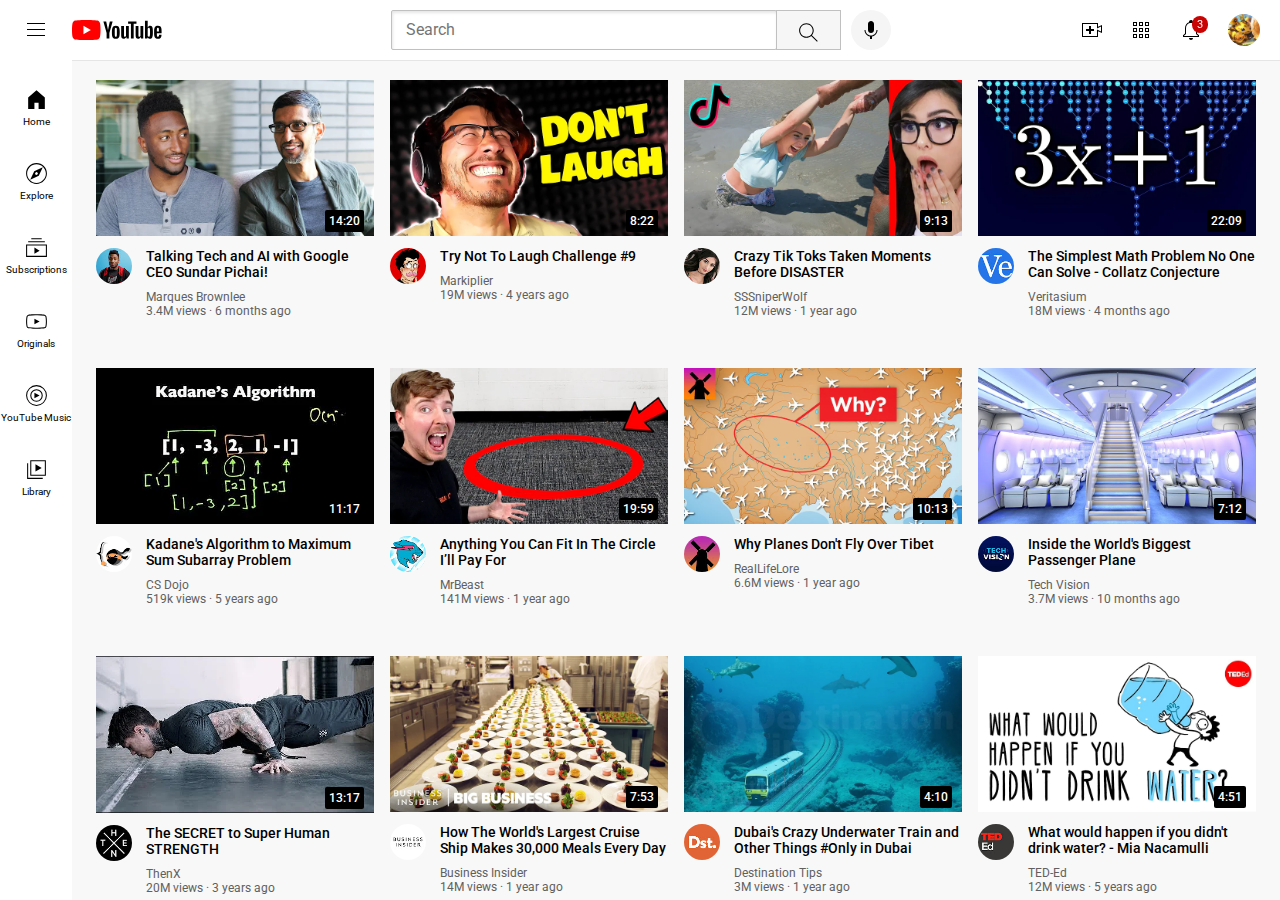
<file: index.html>
<!DOCTYPE html>
<html>
  <head>
    <title>Youtube Clone Project</title>

    <link rel="preconnect" href="https://fonts.googleapis.com">
    <link rel="preconnect" href="https://fonts.gstatic.com" crossorigin>
    <link href="https://fonts.googleapis.com/css2?family=Roboto:wght@400;500;700&display=swap" rel="stylesheet">
  
    <link rel="stylesheet" href="styles/general.css">
    <link rel="stylesheet" href="styles/header.css">
    <link rel="stylesheet" href="styles/video.css">
    <link rel="stylesheet" href="styles/sidebar.css">
  </head>
  <body>
    <div class="header">

      <div class="left-section">
        <img class="hamburger-menu" src="icons/hamburger-menu.svg">
        <img class="youtube-logo" src="icons/youtube-logo.svg">
      </div>

      <div class="middle-section">
        <input class="search-bar" type="textbox" placeholder="Search">
        <button class="search-button">
          <img class="search-icon" src="icons/search.svg">
          <div class="tooltip">Search</div>
        </button>
        
        <button class="voice-search-button">
          <img class="voice-search-icon" src="icons/voice-search-icon.svg">
          <div class="tooltip">Search with your voice</div>
        </button>
      </div>

      <div class="right-section">
        <div class="upload-icon-container">
          <img class="upload-icon" src="icons/upload.svg">
          <div class="tooltip">Create</div>
        </div>
        
        <div class="youtube-apps-icon-container">
          <img class="youtube-apps-icon" src="icons/youtube-apps.svg">
          <div class="tooltip">YouTube apps</div>
        </div>

        <div class="notifications-icon-container">
          <img class="notifications-icon" src="icons/notifications.svg">
          <div class="tooltip">Notifications</div>
          <div class=notifications-count>3</div>
        </div>
        <img class="current-user-picture" src="channel-pictures/Nunu&Beelump.webp">
      </div>
    </div>
   
    <div class="sidebar">
      <div class="sidebar-link">
        <img src="icons/home.svg">
        <div>Home</div>
      </div>

      <div class="sidebar-link">
        <img src="icons/explore.svg">
        <div>Explore</div>
      </div>

      <div class="sidebar-link">
        <img src="icons/subscriptions.svg">
        <div>Subscriptions</div>
      </div>

      <div class="sidebar-link">
        <img src="icons/originals.svg">
        <div>Originals</div>
      </div>

      <div class="sidebar-link">
        <img src="icons/youtube-music.svg">
        <div>YouTube Music</div>
      </div>

      <div class="sidebar-link">
        <img src="icons/library.svg">
        <div>Library</div>
      </div>
    </div>

    <div class="video-grid">
      <div class="video-preview">
        <div class="thumbnail-row" >
          <a href="https://www.youtube.com/watch?v=n2RNcPRtAiY" target="_blank">
            <img class="thumbnail" src="thumbnails/thumbnail-1.webp">
            <div class="video-time">14:20</div>
          </a>

        </div>
       
        <div class="video-info-grid">
          
            <div class="channel-picture">
              <a href="https://www.youtube.com/c/mkbhd" target="_blank">
              <img class="profile-picture" src="channel-pictures/channel-1.jpeg">
              </a>
            </div>
          
          <div class="video-info">
            <a href="https://www.youtube.com/watch?v=n2RNcPRtAiY" target="_blank">
              <p class="vid-title">
                Talking Tech and AI with Google CEO Sundar Pichai!
              </p>
            </a>

            <a href="https://www.youtube.com/c/mkbhd" target="_blank">
              <p class="vid-publisher">
                Marques Brownlee
              </p>
            </a>
        
            <p class="vid-stats">
              3.4M views &#183; 6 months ago
            </p>
          </div>
        </div>
      </div>
  


      <div class="video-preview">
        
        <div class="thumbnail-row">
          <a href="https://www.youtube.com/watch?v=mP0RAo9SKZk">
            <img class="thumbnail" src="thumbnails/thumbnail-2.webp">
            <div class="video-time">8:22</div>
          </a>
          
        </div>
       
        <div class="video-info-grid">
            <div class="channel-picture">
              <a href="https://www.youtube.com/c/markiplier">
                <img class="profile-picture" src="channel-pictures/channel-2.jpeg">
              </a>
              </div>
          <div class="video-info">
            <a href="https://www.youtube.com/watch?v=mP0RAo9SKZk">
              <p class="vid-title">
                Try Not To Laugh Challenge #9
              </p>
            </a>

            <a href="https://www.youtube.com/c/markiplier">
              <p class="vid-publisher">
                Markiplier
              </p>  
            </a>
            
            <p class="vid-stats">
              19M views &#183; 4 years ago
            </p>
          </div>
          
  
        </div>
       
      </div>
  
      <div class="video-preview">
        <div class="thumbnail-row">
          <a href="https://www.youtube.com/watch?v=FgjPQQeTh1w">
            <img class="thumbnail" src="thumbnails/thumbnail-3.webp">
            <div class="video-time">9:13</div>
          </a>
        </div>
       
        <div class="video-info-grid">

          <div class="channel-picture">
            <a href="https://www.youtube.com/user/SSSniperWolf">
              <img class="profile-picture" src="channel-pictures/channel-3.jpeg">
            </a>

          </div>
          
          <div class="video-info">
            <a href="https://www.youtube.com/watch?v=FgjPQQeTh1w">
              <p class="vid-title">
                Crazy Tik Toks Taken Moments Before DISASTER
              </p>
            </a>

            <a href="https://www.youtube.com/user/SSSniperWolf">
              <p class="vid-publisher">
                SSSniperWolf
              </p>  
            </a>

            <p class="vid-stats">
              12M views &#183; 1 year ago
            </p>
          </div>
          
  
        </div>
       
      </div>
  
      <div class="video-preview">
        <div class="thumbnail-row">
          <a href="https://www.youtube.com/watch?v=094y1Z2wpJg">
            <img class="thumbnail" src="thumbnails/thumbnail-4.webp">
            <div class="video-time">22:09</div>
          </a>

        </div>
       
        <div class="video-info-grid">
          <div class="channel-picture">
            <a href="https://www.youtube.com/c/veritasium">
              <img class="profile-picture" src="channel-pictures/channel-4.jpeg">
            </a>

          </div>
          
          <div class="video-info">
            <a href="https://www.youtube.com/watch?v=094y1Z2wpJg">
              <p class="vid-title">
                The Simplest Math Problem No One Can Solve - Collatz Conjecture
              </p>
            </a>

            <a href="https://www.youtube.com/c/veritasium">
              <p class="vid-publisher">
                Veritasium
              </p>
            </a>

        
            <p class="vid-stats">
              18M views &#183; 4 months ago
            </p>
          </div>
          
  
        </div>
       
      </div>
  
      <div class="video-preview">
        <div class="thumbnail-row">
          <a href="https://www.youtube.com/watch?v=86CQq3pKSUw">
            <img class="thumbnail" src="thumbnails/thumbnail-5.webp">
            <div class="video-time">11:17</div>
          </a>
        </div>
       
        <div class="video-info-grid">
          <div class="channel-picture">
            <a href="https://www.youtube.com/c/CSDojo">
              <img class="profile-picture" src="channel-pictures/channel-5.jpeg">
            </a>
          </div>
          
          <div class="video-info">
            <a href="https://www.youtube.com/watch?v=86CQq3pKSUw">
              <p class="vid-title">
                Kadane's Algorithm to Maximum Sum Subarray Problem
              </p>
            </a>

            <a href="https://www.youtube.com/c/CSDojo">
              <p class="vid-publisher">
                CS Dojo
              </p>
            </a>

        
            <p class="vid-stats">
              519k views &#183; 5 years ago
            </p>
          </div>
          
  
        </div>
       
      </div>
  
      <div class="video-preview">
        <div class="thumbnail-row">
          <a href="https://www.youtube.com/watch?v=yXWw0_UfSFg">
            <img class="thumbnail" src="thumbnails/thumbnail-6.webp">
            <div class="video-time">19:59</div>
          </a>
        </div>
       
        <div class="video-info-grid">
          <div class="channel-picture">
            <a href="https://www.youtube.com/channel/UCX6OQ3DkcsbYNE6H8uQQuVA">
              <img class="profile-picture" src="channel-pictures/channel-6.jpeg">
            </a>
          </div>
          
          <div class="video-info">
            <a href="https://www.youtube.com/watch?v=yXWw0_UfSFg">
              <p class="vid-title">
                Anything You Can Fit In The Circle I’ll Pay For
              </p>
            </a>

            <a href="https://www.youtube.com/channel/UCX6OQ3DkcsbYNE6H8uQQuVA">
              <p class="vid-publisher">
                MrBeast
              </p>
            </a>

        
            <p class="vid-stats">
              141M views &#183; 1 year ago
            </p>
          </div>
          
  
        </div>
       
      </div>

      <div class="video-preview">
        <div class="thumbnail-row">
          <a href="https://www.youtube.com/watch?v=fNVa1qMbF9Y">
            <img class="thumbnail" src="thumbnails/thumbnail-7.webp">
            <div class="video-time">10:13</div>
          </a>

        </div>
       
        <div class="video-info-grid">
          <div class="channel-picture">
            <a href="https://www.youtube.com/channel/UCP5tjEmvPItGyLhmjdwP7Ww">
              <img class="profile-picture" src="channel-pictures/channel-7.jpeg">
            </a>

          </div>
          
          <div class="video-info">
            <a href="https://www.youtube.com/watch?v=fNVa1qMbF9Y">
              <p class="vid-title">
                Why Planes Don't Fly Over Tibet
              </p>
            </a>

            <a href="https://www.youtube.com/channel/UCP5tjEmvPItGyLhmjdwP7Ww">
              <p class="vid-publisher">
                RealLifeLore
              </p>
            </a>

        
            <p class="vid-stats">
              6.6M views &#183; 1 year ago
            </p>
          </div>
          
  
        </div>
       
      </div>

      <div class="video-preview">
        <div class="thumbnail-row">
          <a href="https://www.youtube.com/watch?v=lFm4EM1juls">
            <img class="thumbnail" src="thumbnails/thumbnail-8.webp">
            <div class="video-time">7:12</div>
          </a>

        </div>
       
        <div class="video-info-grid">
          <div class="channel-picture">
            <a href="https://www.youtube.com/channel/UCHAK6CyegY22Zj2GWrcaIxg">
              <img class="profile-picture" src="channel-pictures/channel-8.jpeg">
            </a>

          </div>
          
          <div class="video-info">
            <a href="https://www.youtube.com/watch?v=lFm4EM1juls">
              <p class="vid-title">
                Inside the World's Biggest Passenger Plane
              </p>
            </a>

            <a href="https://www.youtube.com/channel/UCHAK6CyegY22Zj2GWrcaIxg">
              <p class="vid-publisher">
                Tech Vision
              </p>
            </a>

        
            <p class="vid-stats">
              3.7M views &#183; 10 months ago
            </p>
          </div>
          
  
        </div>
       
      </div>

      <div class="video-preview">
        <div class="thumbnail-row">
          <a href="https://www.youtube.com/watch?v=ixmxOlcrlUc">
            <img class="thumbnail" src="thumbnails/thumbnail-9.webp">
            <div class="video-time">13:17</div>
          </a>
        </div>
       
        <div class="video-info-grid">
          <div class="channel-picture">
            <a href="https://www.youtube.com/c/OFFICIALTHENXSTUDIOS">
              <img class="profile-picture" src="channel-pictures/channel-9.jpeg">
            </a>
          </div>
          
          <div class="video-info">
            <a href="https://www.youtube.com/watch?v=ixmxOlcrlUc">
              <p class="vid-title">
                The SECRET to Super Human STRENGTH
              </p>
            </a>

            <a href="https://www.youtube.com/c/OFFICIALTHENXSTUDIOS">
              <p class="vid-publisher">
                ThenX
              </p>
            </a>

        
            <p class="vid-stats">
              20M views &#183; 3 years ago
            </p>
          </div>
          
  
        </div>
       
      </div>

      <div class="video-preview">
        <div class="thumbnail-row">
          <a href="https://www.youtube.com/watch?v=R2vXbFp5C9o">
            <img class="thumbnail" src="thumbnails/thumbnail-10.webp">
            <div class="video-time">7:53</div>
          </a>

        </div>
       
        <div class="video-info-grid">
          <div class="channel-picture">
            <a href="https://www.youtube.com/user/businessinsider">
              <img class="profile-picture" src="channel-pictures/channel-10.jpeg">
            </a>
          </div>
          
          <div class="video-info">
            <a href="https://www.youtube.com/watch?v=R2vXbFp5C9o">
              <p class="vid-title">
                How The World's Largest Cruise Ship Makes 30,000 Meals Every Day
              </p>
            </a>

            <a href="https://www.youtube.com/user/businessinsider">
              <p class="vid-publisher">
                Business Insider
              </p>
            </a>

        
            <p class="vid-stats">
              14M views &#183; 1 year ago
            </p>
          </div>
          
  
        </div>
       
      </div>
      
      <div class="video-preview">
        <div class="thumbnail-row">
          <a href="https://www.youtube.com/watch?v=0nZuYyXET3s">
            <img class="thumbnail" src="thumbnails/thumbnail-11.webp">
            <div class="video-time">4:10</div>
          </a>

        </div>
       
        <div class="video-info-grid">
          <div class="channel-picture">
            <a href="https://www.youtube.com/c/Destinationtips">
              <img class="profile-picture" src="channel-pictures/channel-11.jpeg">
            </a>
          </div>
          
          <div class="video-info">
            <a href="https://www.youtube.com/watch?v=0nZuYyXET3s">
              <p class="vid-title">
                Dubai's Crazy Underwater Train and Other Things #Only in Dubai
              </p>
            </a>

            <a href="https://www.youtube.com/c/Destinationtips">
              <p class="vid-publisher">
                Destination Tips
              </p>
            </a>

        
            <p class="vid-stats">
              3M views &#183; 1 year ago
            </p>
          </div>
          
  
        </div>
       
      </div>
     
      <div class="video-preview">
        <div class="thumbnail-row">
          <a href="https://www.youtube.com/watch?v=9iMGFqMmUFs">
            <img class="thumbnail" src="thumbnails/thumbnail-12.webp">
            <div class="video-time">4:51</div>
          </a>

        </div>
       
        <div class="video-info-grid">
          <div class="channel-picture">
            <a href="https://www.youtube.com/teded">
              <img class="profile-picture" src="channel-pictures/channel-12.jpeg">
            </a>
          </div>
          
          <div class="video-info">
            <a href="https://www.youtube.com/watch?v=9iMGFqMmUFs">
              <p class="vid-title">
                What would happen if you didn't drink water? - Mia Nacamulli
              </p>
            </a>

            <a href="https://www.youtube.com/teded">
              <p class="vid-publisher">
                TED-Ed
              </p>
            </a>

        
            <p class="vid-stats">
              12M views &#183; 5 years ago
            </p>
          </div>
          
  
        </div>
       
      </div>

    </div>
</html>
</file>
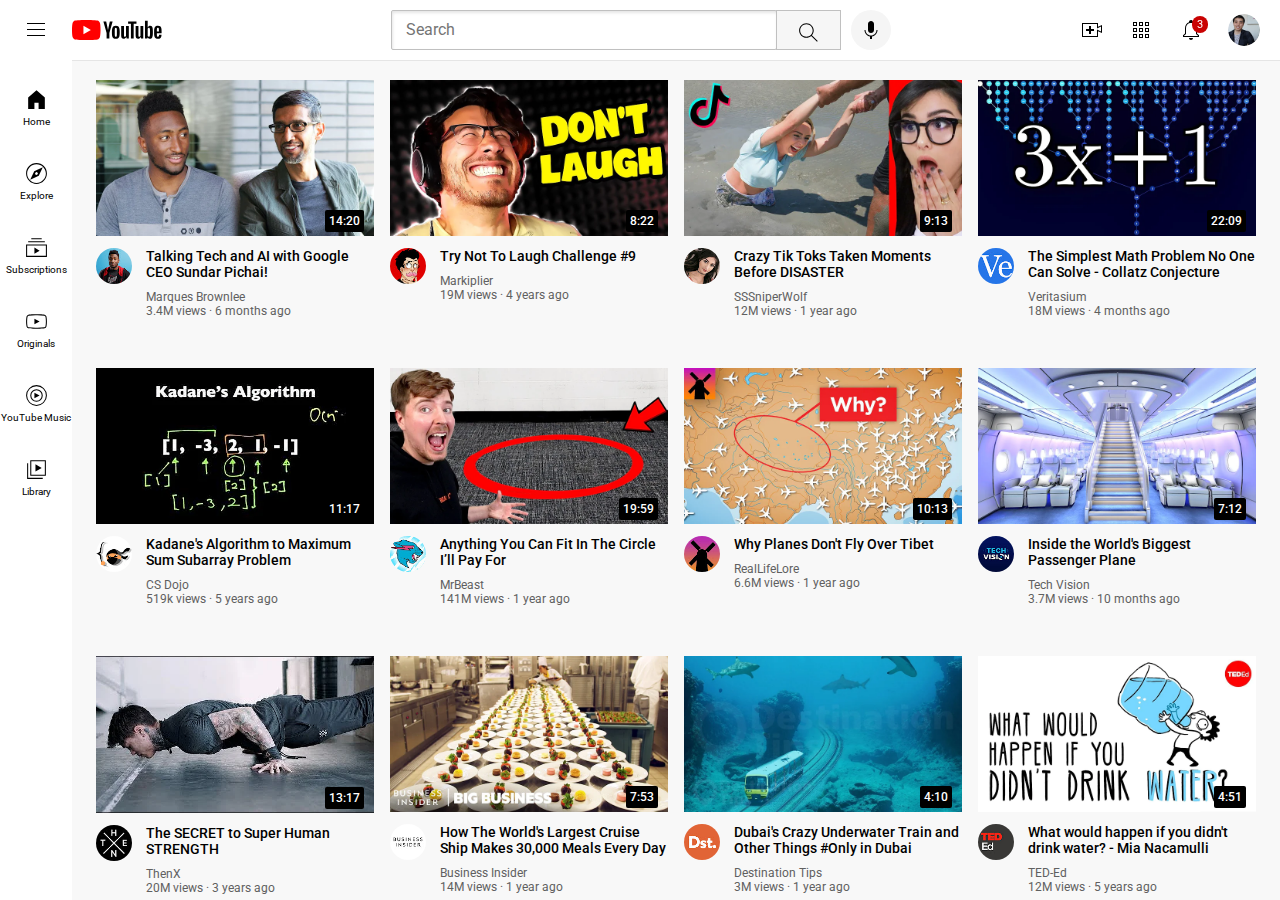
<file: youtube.html>
<!DOCTYPE html>
<html>
  <head>
    <title>Youtube Clone Project</title>

    <link rel="preconnect" href="https://fonts.googleapis.com">
    <link rel="preconnect" href="https://fonts.gstatic.com" crossorigin>
    <link href="https://fonts.googleapis.com/css2?family=Roboto:wght@400;500;700&display=swap" rel="stylesheet">
  
    <link rel="stylesheet" href="styles/general.css">
    <link rel="stylesheet" href="styles/header.css">
    <link rel="stylesheet" href="styles/video.css">
    <link rel="stylesheet" href="styles/sidebar.css">
  </head>
  <body>
    <div class="header">

      <div class="left-section">
        <img class="hamburger-menu" src="icons/hamburger-menu.svg">
        <img class="youtube-logo" src="icons/youtube-logo.svg">
      </div>

      <div class="middle-section">
        <input class="search-bar" type="textbox" placeholder="Search">
        <button class="search-button">
          <img class="search-icon" src="icons/search.svg">
          <div class="tooltip">Search</div>
        </button>
        
        <button class="voice-search-button">
          <img class="voice-search-icon" src="icons/voice-search-icon.svg">
          <div class="tooltip">Search with your voice</div>
        </button>
      </div>

      <div class="right-section">
        <div class="upload-icon-container">
          <img class="upload-icon" src="icons/upload.svg">
          <div class="tooltip">Create</div>
        </div>
        
        <div class="youtube-apps-icon-container">
          <img class="youtube-apps-icon" src="icons/youtube-apps.svg">
          <div class="tooltip">YouTube apps</div>
        </div>

        <div class="notifications-icon-container">
          <img class="notifications-icon" src="icons/notifications.svg">
          <div class="tooltip">Notifications</div>
          <div class=notifications-count>3</div>
        </div>
        <img class="current-user-picture" src="channel-pictures/my-channel.jpeg">
      </div>
    </div>
   
    <div class="sidebar">
      <div class="sidebar-link">
        <img src="icons/home.svg">
        <div>Home</div>
      </div>

      <div class="sidebar-link">
        <img src="icons/explore.svg">
        <div>Explore</div>
      </div>

      <div class="sidebar-link">
        <img src="icons/subscriptions.svg">
        <div>Subscriptions</div>
      </div>

      <div class="sidebar-link">
        <img src="icons/originals.svg">
        <div>Originals</div>
      </div>

      <div class="sidebar-link">
        <img src="icons/youtube-music.svg">
        <div>YouTube Music</div>
      </div>

      <div class="sidebar-link">
        <img src="icons/library.svg">
        <div>Library</div>
      </div>
    </div>

    <div class="video-grid">
      <div class="video-preview">
        <div class="thumbnail-row" >
          <a href="https://www.youtube.com/watch?v=n2RNcPRtAiY" target="_blank">
            <img class="thumbnail" src="thumbnails/thumbnail-1.webp">
            <div class="video-time">14:20</div>
          </a>

        </div>
       
        <div class="video-info-grid">
          
            <div class="channel-picture">
              <a href="https://www.youtube.com/c/mkbhd" target="_blank">
              <img class="profile-picture" src="channel-pictures/channel-1.jpeg">
              </a>
            </div>
          
          <div class="video-info">
            <a href="https://www.youtube.com/watch?v=n2RNcPRtAiY" target="_blank">
              <p class="vid-title">
                Talking Tech and AI with Google CEO Sundar Pichai!
              </p>
            </a>

            <a href="https://www.youtube.com/c/mkbhd" target="_blank">
              <p class="vid-publisher">
                Marques Brownlee
              </p>
            </a>
        
            <p class="vid-stats">
              3.4M views &#183; 6 months ago
            </p>
          </div>
        </div>
      </div>
  


      <div class="video-preview">
        
        <div class="thumbnail-row">
          <a href="https://www.youtube.com/watch?v=mP0RAo9SKZk">
            <img class="thumbnail" src="thumbnails/thumbnail-2.webp">
            <div class="video-time">8:22</div>
          </a>
          
        </div>
       
        <div class="video-info-grid">
            <div class="channel-picture">
              <a href="https://www.youtube.com/c/markiplier">
                <img class="profile-picture" src="channel-pictures/channel-2.jpeg">
              </a>
              </div>
          <div class="video-info">
            <a href="https://www.youtube.com/watch?v=mP0RAo9SKZk">
              <p class="vid-title">
                Try Not To Laugh Challenge #9
              </p>
            </a>

            <a href="https://www.youtube.com/c/markiplier">
              <p class="vid-publisher">
                Markiplier
              </p>  
            </a>
            
            <p class="vid-stats">
              19M views &#183; 4 years ago
            </p>
          </div>
          
  
        </div>
       
      </div>
  
      <div class="video-preview">
        <div class="thumbnail-row">
          <a href="https://www.youtube.com/watch?v=FgjPQQeTh1w">
            <img class="thumbnail" src="thumbnails/thumbnail-3.webp">
            <div class="video-time">9:13</div>
          </a>
        </div>
       
        <div class="video-info-grid">

          <div class="channel-picture">
            <a href="https://www.youtube.com/user/SSSniperWolf">
              <img class="profile-picture" src="channel-pictures/channel-3.jpeg">
            </a>

          </div>
          
          <div class="video-info">
            <a href="https://www.youtube.com/watch?v=FgjPQQeTh1w">
              <p class="vid-title">
                Crazy Tik Toks Taken Moments Before DISASTER
              </p>
            </a>

            <a href="https://www.youtube.com/user/SSSniperWolf">
              <p class="vid-publisher">
                SSSniperWolf
              </p>  
            </a>

            <p class="vid-stats">
              12M views &#183; 1 year ago
            </p>
          </div>
          
  
        </div>
       
      </div>
  
      <div class="video-preview">
        <div class="thumbnail-row">
          <a href="https://www.youtube.com/watch?v=094y1Z2wpJg">
            <img class="thumbnail" src="thumbnails/thumbnail-4.webp">
            <div class="video-time">22:09</div>
          </a>

        </div>
       
        <div class="video-info-grid">
          <div class="channel-picture">
            <a href="https://www.youtube.com/c/veritasium">
              <img class="profile-picture" src="channel-pictures/channel-4.jpeg">
            </a>

          </div>
          
          <div class="video-info">
            <a href="https://www.youtube.com/watch?v=094y1Z2wpJg">
              <p class="vid-title">
                The Simplest Math Problem No One Can Solve - Collatz Conjecture
              </p>
            </a>

            <a href="https://www.youtube.com/c/veritasium">
              <p class="vid-publisher">
                Veritasium
              </p>
            </a>

        
            <p class="vid-stats">
              18M views &#183; 4 months ago
            </p>
          </div>
          
  
        </div>
       
      </div>
  
      <div class="video-preview">
        <div class="thumbnail-row">
          <a href="https://www.youtube.com/watch?v=86CQq3pKSUw">
            <img class="thumbnail" src="thumbnails/thumbnail-5.webp">
            <div class="video-time">11:17</div>
          </a>
        </div>
       
        <div class="video-info-grid">
          <div class="channel-picture">
            <a href="https://www.youtube.com/c/CSDojo">
              <img class="profile-picture" src="channel-pictures/channel-5.jpeg">
            </a>
          </div>
          
          <div class="video-info">
            <a href="https://www.youtube.com/watch?v=86CQq3pKSUw">
              <p class="vid-title">
                Kadane's Algorithm to Maximum Sum Subarray Problem
              </p>
            </a>

            <a href="https://www.youtube.com/c/CSDojo">
              <p class="vid-publisher">
                CS Dojo
              </p>
            </a>

        
            <p class="vid-stats">
              519k views &#183; 5 years ago
            </p>
          </div>
          
  
        </div>
       
      </div>
  
      <div class="video-preview">
        <div class="thumbnail-row">
          <a href="https://www.youtube.com/watch?v=yXWw0_UfSFg">
            <img class="thumbnail" src="thumbnails/thumbnail-6.webp">
            <div class="video-time">19:59</div>
          </a>
        </div>
       
        <div class="video-info-grid">
          <div class="channel-picture">
            <a href="https://www.youtube.com/channel/UCX6OQ3DkcsbYNE6H8uQQuVA">
              <img class="profile-picture" src="channel-pictures/channel-6.jpeg">
            </a>
          </div>
          
          <div class="video-info">
            <a href="https://www.youtube.com/watch?v=yXWw0_UfSFg">
              <p class="vid-title">
                Anything You Can Fit In The Circle I’ll Pay For
              </p>
            </a>

            <a href="https://www.youtube.com/channel/UCX6OQ3DkcsbYNE6H8uQQuVA">
              <p class="vid-publisher">
                MrBeast
              </p>
            </a>

        
            <p class="vid-stats">
              141M views &#183; 1 year ago
            </p>
          </div>
          
  
        </div>
       
      </div>

      <div class="video-preview">
        <div class="thumbnail-row">
          <a href="https://www.youtube.com/watch?v=fNVa1qMbF9Y">
            <img class="thumbnail" src="thumbnails/thumbnail-7.webp">
            <div class="video-time">10:13</div>
          </a>

        </div>
       
        <div class="video-info-grid">
          <div class="channel-picture">
            <a href="https://www.youtube.com/channel/UCP5tjEmvPItGyLhmjdwP7Ww">
              <img class="profile-picture" src="channel-pictures/channel-7.jpeg">
            </a>

          </div>
          
          <div class="video-info">
            <a href="https://www.youtube.com/watch?v=fNVa1qMbF9Y">
              <p class="vid-title">
                Why Planes Don't Fly Over Tibet
              </p>
            </a>

            <a href="https://www.youtube.com/channel/UCP5tjEmvPItGyLhmjdwP7Ww">
              <p class="vid-publisher">
                RealLifeLore
              </p>
            </a>

        
            <p class="vid-stats">
              6.6M views &#183; 1 year ago
            </p>
          </div>
          
  
        </div>
       
      </div>

      <div class="video-preview">
        <div class="thumbnail-row">
          <a href="https://www.youtube.com/watch?v=lFm4EM1juls">
            <img class="thumbnail" src="thumbnails/thumbnail-8.webp">
            <div class="video-time">7:12</div>
          </a>

        </div>
       
        <div class="video-info-grid">
          <div class="channel-picture">
            <a href="https://www.youtube.com/channel/UCHAK6CyegY22Zj2GWrcaIxg">
              <img class="profile-picture" src="channel-pictures/channel-8.jpeg">
            </a>

          </div>
          
          <div class="video-info">
            <a href="https://www.youtube.com/watch?v=lFm4EM1juls">
              <p class="vid-title">
                Inside the World's Biggest Passenger Plane
              </p>
            </a>

            <a href="https://www.youtube.com/channel/UCHAK6CyegY22Zj2GWrcaIxg">
              <p class="vid-publisher">
                Tech Vision
              </p>
            </a>

        
            <p class="vid-stats">
              3.7M views &#183; 10 months ago
            </p>
          </div>
          
  
        </div>
       
      </div>

      <div class="video-preview">
        <div class="thumbnail-row">
          <a href="https://www.youtube.com/watch?v=ixmxOlcrlUc">
            <img class="thumbnail" src="thumbnails/thumbnail-9.webp">
            <div class="video-time">13:17</div>
          </a>
        </div>
       
        <div class="video-info-grid">
          <div class="channel-picture">
            <a href="https://www.youtube.com/c/OFFICIALTHENXSTUDIOS">
              <img class="profile-picture" src="channel-pictures/channel-9.jpeg">
            </a>
          </div>
          
          <div class="video-info">
            <a href="https://www.youtube.com/watch?v=ixmxOlcrlUc">
              <p class="vid-title">
                The SECRET to Super Human STRENGTH
              </p>
            </a>

            <a href="https://www.youtube.com/c/OFFICIALTHENXSTUDIOS">
              <p class="vid-publisher">
                ThenX
              </p>
            </a>

        
            <p class="vid-stats">
              20M views &#183; 3 years ago
            </p>
          </div>
          
  
        </div>
       
      </div>

      <div class="video-preview">
        <div class="thumbnail-row">
          <a href="https://www.youtube.com/watch?v=R2vXbFp5C9o">
            <img class="thumbnail" src="thumbnails/thumbnail-10.webp">
            <div class="video-time">7:53</div>
          </a>

        </div>
       
        <div class="video-info-grid">
          <div class="channel-picture">
            <a href="https://www.youtube.com/user/businessinsider">
              <img class="profile-picture" src="channel-pictures/channel-10.jpeg">
            </a>
          </div>
          
          <div class="video-info">
            <a href="https://www.youtube.com/watch?v=R2vXbFp5C9o">
              <p class="vid-title">
                How The World's Largest Cruise Ship Makes 30,000 Meals Every Day
              </p>
            </a>

            <a href="https://www.youtube.com/user/businessinsider">
              <p class="vid-publisher">
                Business Insider
              </p>
            </a>

        
            <p class="vid-stats">
              14M views &#183; 1 year ago
            </p>
          </div>
          
  
        </div>
       
      </div>
      
      <div class="video-preview">
        <div class="thumbnail-row">
          <a href="https://www.youtube.com/watch?v=0nZuYyXET3s">
            <img class="thumbnail" src="thumbnails/thumbnail-11.webp">
            <div class="video-time">4:10</div>
          </a>

        </div>
       
        <div class="video-info-grid">
          <div class="channel-picture">
            <a href="https://www.youtube.com/c/Destinationtips">
              <img class="profile-picture" src="channel-pictures/channel-11.jpeg">
            </a>
          </div>
          
          <div class="video-info">
            <a href="https://www.youtube.com/watch?v=0nZuYyXET3s">
              <p class="vid-title">
                Dubai's Crazy Underwater Train and Other Things #Only in Dubai
              </p>
            </a>

            <a href="https://www.youtube.com/c/Destinationtips">
              <p class="vid-publisher">
                Destination Tips
              </p>
            </a>

        
            <p class="vid-stats">
              3M views &#183; 1 year ago
            </p>
          </div>
          
  
        </div>
       
      </div>
     
      <div class="video-preview">
        <div class="thumbnail-row">
          <a href="https://www.youtube.com/watch?v=9iMGFqMmUFs">
            <img class="thumbnail" src="thumbnails/thumbnail-12.webp">
            <div class="video-time">4:51</div>
          </a>

        </div>
       
        <div class="video-info-grid">
          <div class="channel-picture">
            <a href="https://www.youtube.com/teded">
              <img class="profile-picture" src="channel-pictures/channel-12.jpeg">
            </a>
          </div>
          
          <div class="video-info">
            <a href="https://www.youtube.com/watch?v=9iMGFqMmUFs">
              <p class="vid-title">
                What would happen if you didn't drink water? - Mia Nacamulli
              </p>
            </a>

            <a href="https://www.youtube.com/teded">
              <p class="vid-publisher">
                TED-Ed
              </p>
            </a>

        
            <p class="vid-stats">
              12M views &#183; 5 years ago
            </p>
          </div>
          
  
        </div>
       
      </div>

    </div>
</html>
</file>
<file: styles/general.css>
p{
  margin-top:0;
  margin-bottom:0;
  font-family:Roboto,Arial;
}

body{
  margin:0;
  padding-top:80px;
  padding-left:96px;
  padding-right:24px;
  background-color:rgb(248, 248, 248);
}

a{
  text-decoration: none;
}
</file>
<file: styles/header.css>
.search-bar{
  padding-left:9px;
  width:200pxpx;
  height:30px;

}

.header{
  height:60px;
  display:flex;
  flex-direction:row;
  justify-content: space-between;
  position:fixed;
  top:0;
  left:0;
  right:0;
  background-color:white;
  border-bottom-width:1px;
  border-bottom-color:rgb(229, 229, 229);
  border-bottom-style:solid;
  z-index:100;
}

.left-section{

  display:flex;
  align-items:center;
}
.hamburger-menu{
  height:24px;
  margin-left:24px;
  margin-right:24px;
}
.youtube-logo{
  height:20px;
}
.middle-section{
  flex:1;
  margin-left:70px;
  margin-right:30px;
  max-width:500px;
  display:flex;
  align-items:center;
}
.search-bar{
  flex:1;
  width:0;
  height:36px;
  font-size:16px;
  border-width:1px;
  border-style:solid;
  border-color:rgb(192, 192, 192);
  border-radius:2px;
  box-shadow:inset 1px 2px 3px rgba(0,0,0,0.1)
}
.search-bar::placeholder{
  font-family:Roboto,Arial;
  font-size:16px;
  padding-left:5px;
}
.search-button{
  height:40px;
  width: 65px;
  border-width:1px;
  border-style:solid;
  border-color:rgb(192, 192, 192);
  background-color:rgb(246, 246, 246);
  margin-left:-1px;
  margin-right:10px;
  position:relative;
  cursor:pointer;

}
.search-button:hover{
  background-color:rgb(210,210,210);
}
.search-button .tooltip,
.voice-search-button .tooltip,
.upload-icon-container .tooltip,
.youtube-apps-icon-container .tooltip,
.notifications-icon-container .tooltip{
  font-family:Roboto,Arial;
  position:absolute;
  background-color:rgb(100, 100, 100);
  color:white;
  bottom:-45px;
  padding-left:4px;
  padding-right:4px;
  padding-top:10px;
  padding-bottom:10px;
  border-radius:2px;
  font-size:12px;
  margin-left:4px;
  opacity:0;
  transition:0.15s;
  pointer-events:none;
  white-space:nowrap;
}
.search-button:hover .tooltip,
.voice-search-button:hover .tooltip,
.upload-icon-container:hover .tooltip,
.youtube-apps-icon-container:hover .tooltip,
.notifications-icon-container:hover .tooltip{
  opacity:1;

}
.search-icon{
  margin-top:4px;
  height:25px;
}
.search-button,
.voice-search-button,
.upload-icon-container,
.youtube-apps-icon-container,
.notifications-icon-container{
  position:relative;
  display:flex;
  justify-content: center;
  align-items:center;
  cursor:pointer;
}
.voice-search-button{
  height:40px;
  width:40px;
  border-radius:20px;
  border:none;
  background-color:rgb(245, 245, 245);
}

.voice-search-icon{
  height:24px;
}
.right-section{
  width:180px;
  display:flex;
  align-items:center;
  justify-content:space-between;
  margin-right:20px;
  flex-shrink:0;
}

.upload-icon{
  height:24px;
}

.youtube-apps-icon{
  height:24px;
}
.notifications-icon-container{
  position:relative;
}

.notifications-count{
 position:absolute;
 color:white;
 background-color:rgb(201, 2, 2);
 font-family:Roboto,Arial;
 font-size:11px;
 top:-2px;
 right:-5px;
 padding-left:5px;
 padding-right:5px;
 padding-top:2px;
 padding-bottom:2px;
 border-radius:10px;
}

.notifications-icon{
  height:24px;
}

.current-user-picture{
  height:32px;
  width:32px;
  border-radius:16px;
  object-fit:cover;
}
</file>
<file: styles/video.css>
.thumbnail{
  object-fit:cover;
  width:100%;
}

.vid-title{
  color:black;
  margin-top:0;
  font-size:14px;
  font-weight:500;
  margin-bottom:10px;
  text-decoration:none;
}
.video-info-grid{
 display:grid;
 grid-template-columns:50px 1fr; 
}
.profile-picture{
  width:36px;
  border-radius:50px;
}
.thumbnail-row{
  margin-bottom:8px;
  position: relative;

}
.vid-publisher,
.vid-stats{
  font-size:12px;
  color:rgb(96, 96, 96);
}
.vid-author{
  margin-bottom:4px;
}
.video-grid{
  display:grid;
  grid-template-columns:1fr 1fr 1fr;
  column-gap:16px;
  row-gap:50px;
}
@media (max-width:750px) {
  .video-grid{
    grid-template-columns:1fr 1fr;
  }
}
@media (min-width:751px) and (max-width:999px){ 
  .video-grid{
    grid-template-columns:1fr 1fr 1fr;
  }
}
@media (min-width:1000px) {
  .video-grid{
    grid-template-columns:1fr 1fr 1fr 1fr;
  }
}
.video-time{
  background-color:black;
  color:white;
  position: absolute;
  bottom:8px;
  right:10px;
  font-family:Roboto,Arial;
  font-size:12px;
  font-weight:500;
  padding-left:4px;
  padding-right:4px;
  padding-top:4px;
  padding-bottom:4px;
  border-radius:2px;
}
</file>
<file: styles/sidebar.css>
.sidebar{
  position:fixed;
  top:60px;
  left:0px;
  bottom:0px;
  background-color:white;
  width:72px;
  z-index:200;
  padding-top:10px;
}
.sidebar-link{
  height:74px;
  display:flex;
  justify-content:center;
  align-items:center;
  flex-direction:column;
  cursor:pointer;
}

.sidebar-link:hover{
  background-color:rgb(236, 236, 236);
}

.sidebar-link img{
  height:25px;
  margin-bottom:4px;
}

.sidebar-link div{
  font-family:Roboto,Arial;
  font-size:10px;
}
</file>
